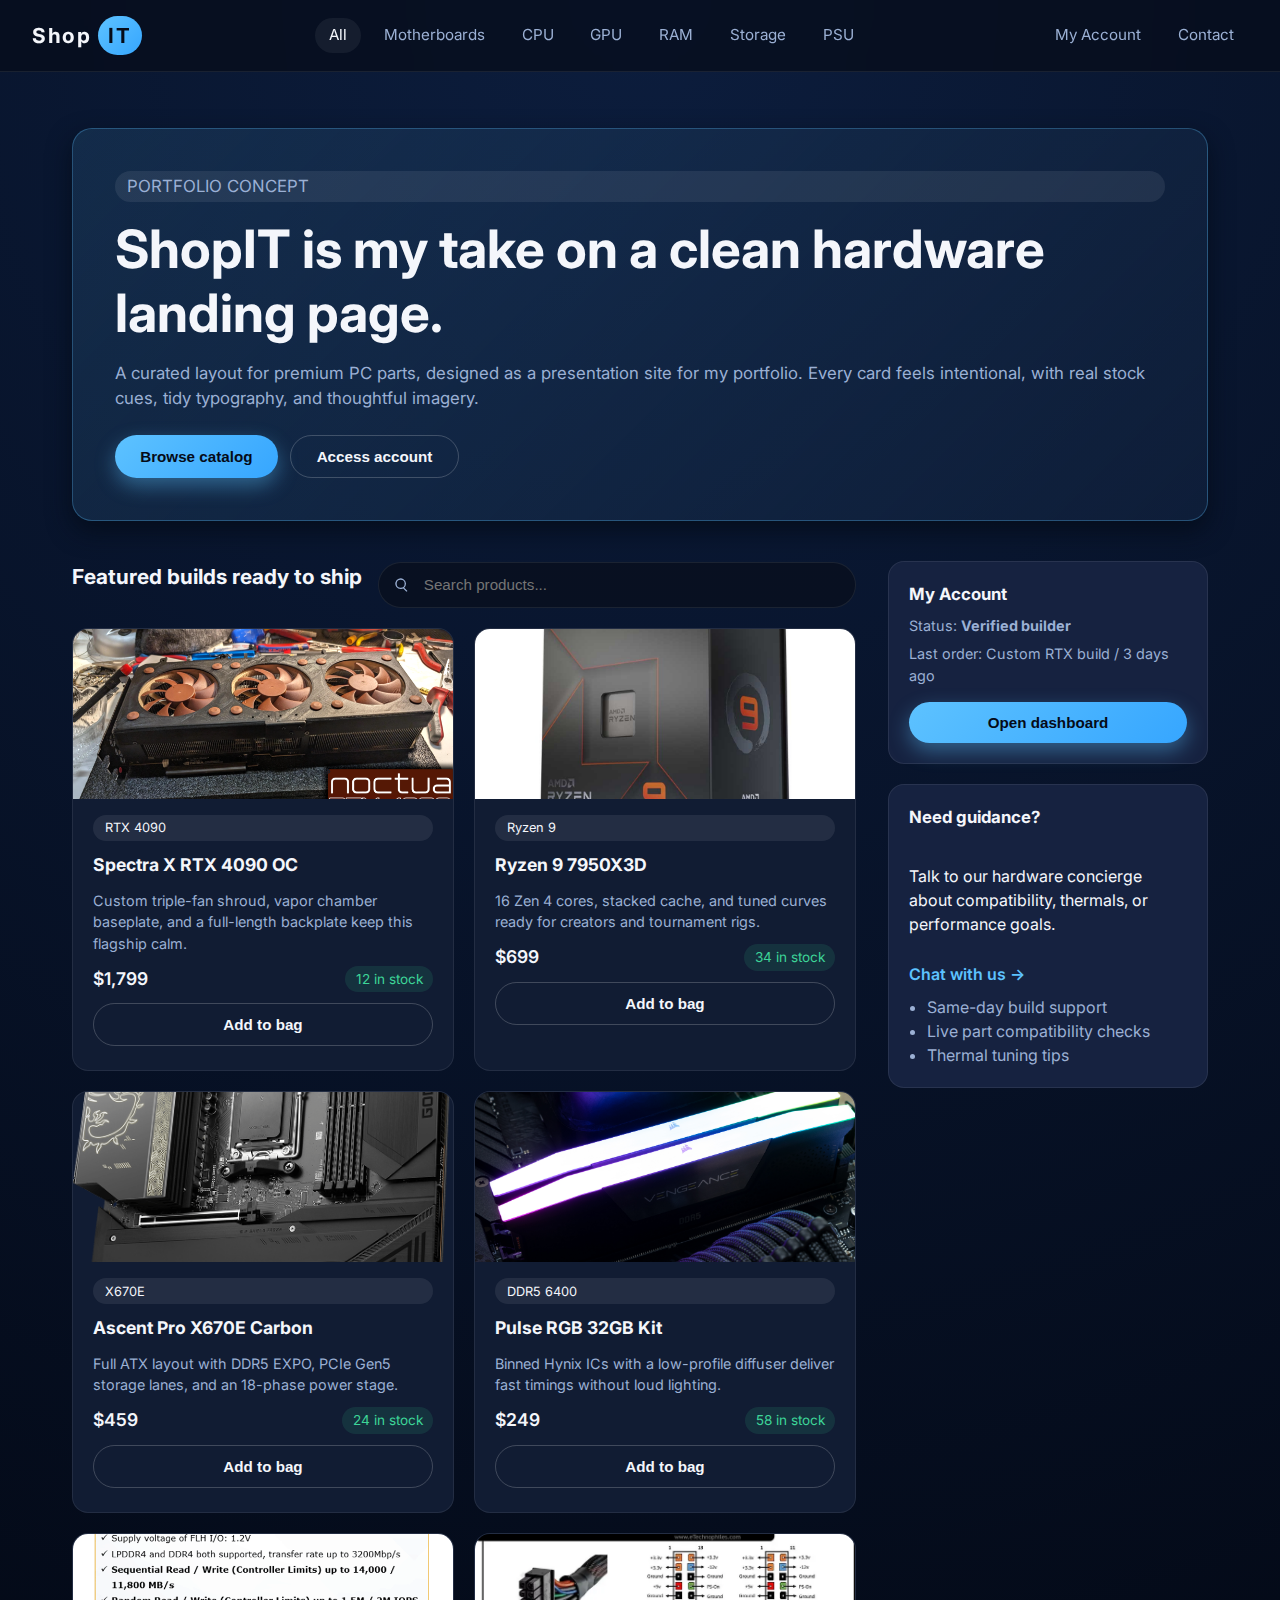
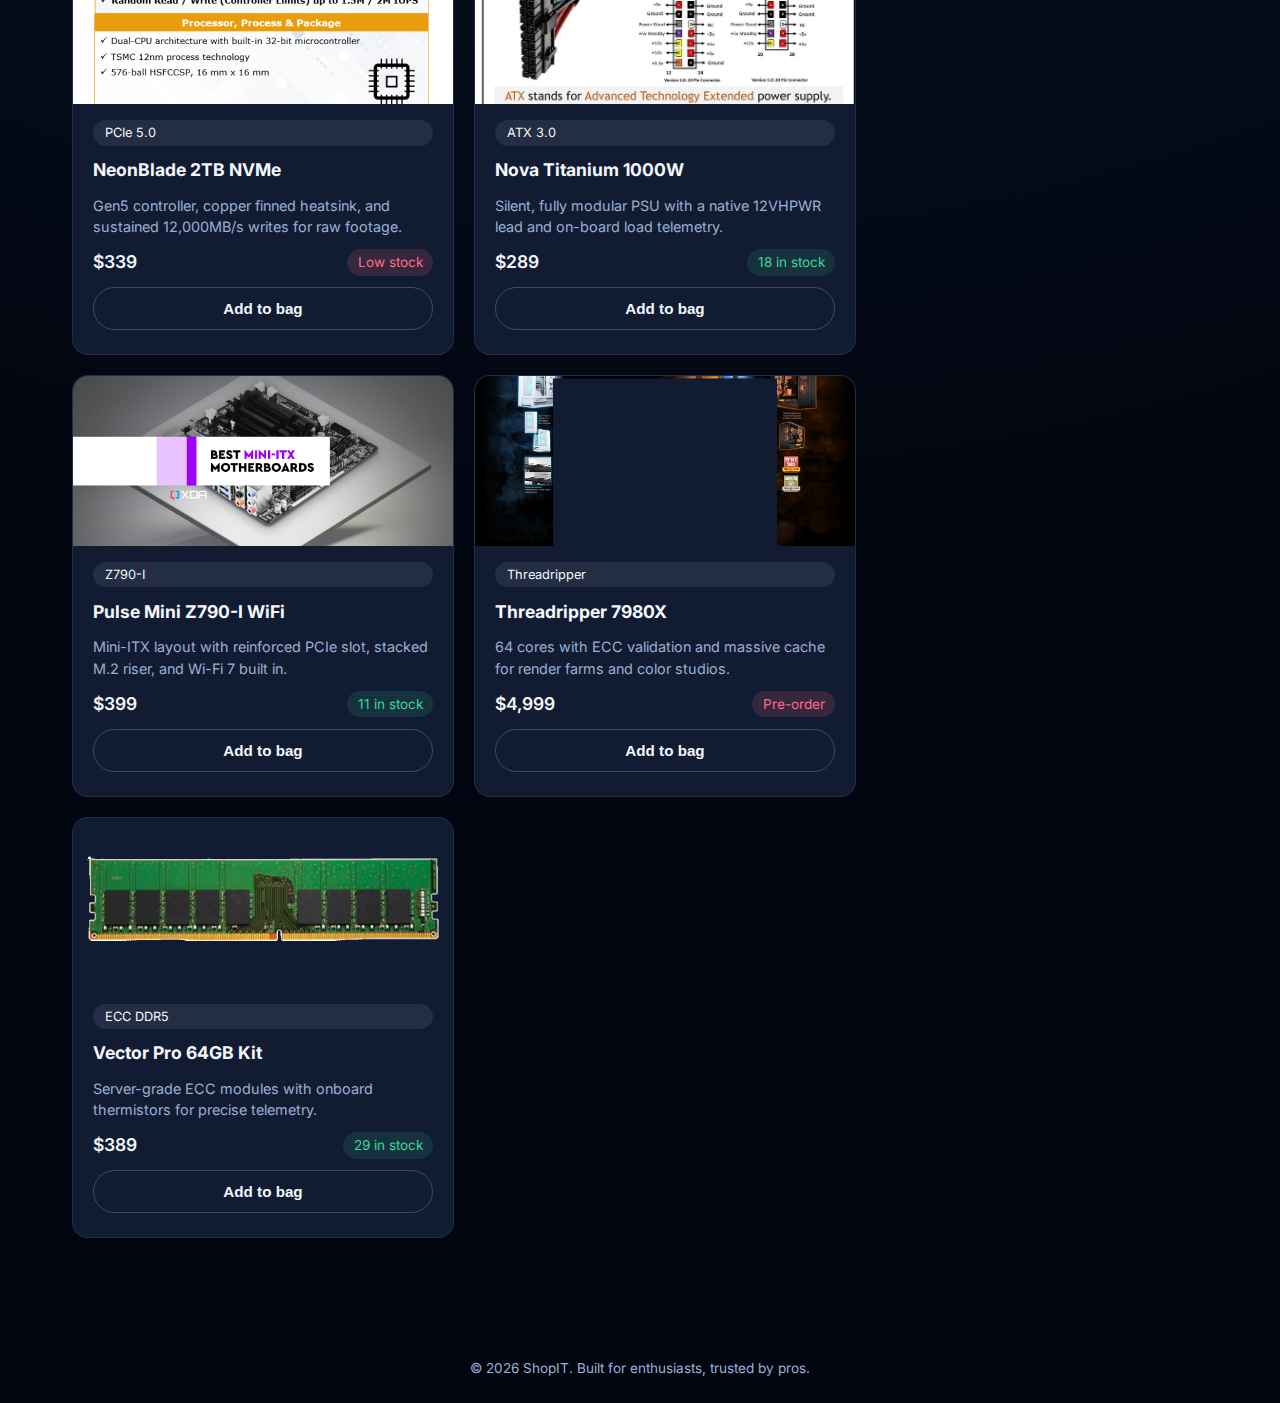
<file: index.html>
<!DOCTYPE html>
<html lang="en">

<head>
    <meta charset="UTF-8">
    <meta name="viewport" content="width=device-width, initial-scale=1.0">
    <meta name="description" content="ShopIT - boutique PC hardware with curated picks and fast fulfillment.">
    <title>ShopIT | Premium PC Components</title>
    <link rel="stylesheet" href="assets/css/style.css">
</head>

<body>
    <header class="site-header">
        <a class="brand" href="index.html">
            Shop<span>IT</span>
        </a>
        <nav class="nav-links" aria-label="Primary">
            <a href="#" class="active" data-category-link="all">All</a>
            <a href="#" data-category-link="motherboards">Motherboards</a>
            <a href="#" data-category-link="cpu">CPU</a>
            <a href="#" data-category-link="gpu">GPU</a>
            <a href="#" data-category-link="ram">RAM</a>
            <a href="#" data-category-link="storage">Storage</a>
            <a href="#" data-category-link="psu">PSU</a>
        </nav>
        <div class="utility-links">
            <a href="account.html">My Account</a>
            <a href="contact.html">Contact</a>
        </div>
    </header>

    <main class="page">
        <section class="hero">
            <p class="tag">PORTFOLIO CONCEPT</p>
            <h1>ShopIT is my take on a clean hardware landing page.</h1>
            <p>A curated layout for premium PC parts, designed as a presentation site for my portfolio. Every card feels
                intentional, with real stock cues, tidy typography, and thoughtful imagery.</p>
            <div class="hero-actions">
                <button class="btn btn-primary" data-scroll-to="#products">Browse catalog</button>
                <button class="btn btn-outline" onclick="window.location.href='account.html'">Access account</button>
            </div>
        </section>

        <div class="content-grid" id="products">
            <section class="main-column">
                <div class="product-toolbar">
                    <h2 class="section-title">Featured builds ready to ship</h2>
                    <div class="toolbar-search">
                        <svg width="16" height="16" viewBox="0 0 24 24" aria-hidden="true">
                            <path
                                d="M10 18a8 8 0 1 1 5.292-2.045l4.877 4.876-1.414 1.414-4.876-4.877A7.962 7.962 0 0 1 10 18zm0-2a6 6 0 1 0 0-12 6 6 0 0 0 0 12z">
                            </path>
                        </svg>
                        <input type="search" placeholder="Search products..." aria-label="Search products"
                            data-search>
                    </div>
                </div>

                <div class="product-grid">
                    <article class="product-card" data-category="gpu">
                        <img src="assets/images/gpu.jpg" alt="Spectra X RTX 4090 graphics card">
                        <div class="content">
                            <span class="tag">RTX 4090</span>
                            <h3>Spectra X RTX 4090 OC</h3>
                            <p>Custom triple-fan shroud, vapor chamber baseplate, and a full-length backplate keep this
                                flagship calm.</p>
                            <div class="product-meta">
                                <span class="price">$1,799</span>
                                <span class="stock">12 in stock</span>
                            </div>
                            <button class="btn btn-outline">Add to bag</button>
                        </div>
                    </article>

                    <article class="product-card" data-category="cpu">
                        <img src="assets/images/cpu-ryzen.jpg" alt="Ryzen 9 7950X3D processor">
                        <div class="content">
                            <span class="tag">Ryzen 9</span>
                            <h3>Ryzen 9 7950X3D</h3>
                            <p>16 Zen 4 cores, stacked cache, and tuned curves ready for creators and tournament rigs.</p>
                            <div class="product-meta">
                                <span class="price">$699</span>
                                <span class="stock">34 in stock</span>
                            </div>
                            <button class="btn btn-outline">Add to bag</button>
                        </div>
                    </article>

                    <article class="product-card" data-category="motherboards">
                        <img src="assets/images/motherboard-x670.jpg" alt="Ascent Pro X670E motherboard">
                        <div class="content">
                            <span class="tag">X670E</span>
                            <h3>Ascent Pro X670E Carbon</h3>
                            <p>Full ATX layout with DDR5 EXPO, PCIe Gen5 storage lanes, and an 18-phase power stage.</p>
                            <div class="product-meta">
                                <span class="price">$459</span>
                                <span class="stock">24 in stock</span>
                            </div>
                            <button class="btn btn-outline">Add to bag</button>
                        </div>
                    </article>

                    <article class="product-card" data-category="ram">
                        <img src="assets/images/ram-pulse.jpg" alt="Pulse RGB DDR5 memory kit">
                        <div class="content">
                            <span class="tag">DDR5 6400</span>
                            <h3>Pulse RGB 32GB Kit</h3>
                            <p>Binned Hynix ICs with a low-profile diffuser deliver fast timings without loud lighting.</p>
                            <div class="product-meta">
                                <span class="price">$249</span>
                                <span class="stock">58 in stock</span>
                            </div>
                            <button class="btn btn-outline">Add to bag</button>
                        </div>
                    </article>

                    <article class="product-card" data-category="storage">
                        <img src="assets/images/ssd-neon.jpg" alt="NeonBlade PCIe 5 SSD">
                        <div class="content">
                            <span class="tag">PCIe 5.0</span>
                            <h3>NeonBlade 2TB NVMe</h3>
                            <p>Gen5 controller, copper finned heatsink, and sustained 12,000MB/s writes for raw footage.</p>
                            <div class="product-meta">
                                <span class="price">$339</span>
                                <span class="stock low">Low stock</span>
                            </div>
                            <button class="btn btn-outline">Add to bag</button>
                        </div>
                    </article>

                    <article class="product-card" data-category="psu">
                        <img src="assets/images/psu-nova.jpg" alt="Nova Titanium ATX 3.0 power supply">
                        <div class="content">
                            <span class="tag">ATX 3.0</span>
                            <h3>Nova Titanium 1000W</h3>
                            <p>Silent, fully modular PSU with a native 12VHPWR lead and on-board load telemetry.</p>
                            <div class="product-meta">
                                <span class="price">$289</span>
                                <span class="stock">18 in stock</span>
                            </div>
                            <button class="btn btn-outline">Add to bag</button>
                        </div>
                    </article>

                    <article class="product-card" data-category="motherboards">
                        <img src="assets/images/motherboard-itx.jpg" alt="Pulse Mini Z790-I motherboard">
                        <div class="content">
                            <span class="tag">Z790-I</span>
                            <h3>Pulse Mini Z790-I WiFi</h3>
                            <p>Mini-ITX layout with reinforced PCIe slot, stacked M.2 riser, and Wi-Fi 7 built in.</p>
                            <div class="product-meta">
                                <span class="price">$399</span>
                                <span class="stock">11 in stock</span>
                            </div>
                            <button class="btn btn-outline">Add to bag</button>
                        </div>
                    </article>

                    <article class="product-card" data-category="cpu">
                        <img src="assets/images/cpu-threadripper.jpg" alt="Threadripper 7980X processor">
                        <div class="content">
                            <span class="tag">Threadripper</span>
                            <h3>Threadripper 7980X</h3>
                            <p>64 cores with ECC validation and massive cache for render farms and color studios.</p>
                            <div class="product-meta">
                                <span class="price">$4,999</span>
                                <span class="stock low">Pre-order</span>
                            </div>
                            <button class="btn btn-outline">Add to bag</button>
                        </div>
                    </article>

                    <article class="product-card" data-category="ram">
                        <img src="assets/images/ram-vector.jpg" alt="Vector Pro ECC memory kit">
                        <div class="content">
                            <span class="tag">ECC DDR5</span>
                            <h3>Vector Pro 64GB Kit</h3>
                            <p>Server-grade ECC modules with onboard thermistors for precise telemetry.</p>
                            <div class="product-meta">
                                <span class="price">$389</span>
                                <span class="stock">29 in stock</span>
                            </div>
                            <button class="btn btn-outline">Add to bag</button>
                        </div>
                    </article>
                </div>

                <div id="emptyState" class="hero empty-state" hidden>
                    <h3>No items match that query yet.</h3>
                    <p>Try a different keyword or pick another category to keep exploring our curated picks.</p>
                </div>
            </section>

            <aside class="primary-aside" aria-label="Quick links">
                <article class="aside-card">
                    <h4>My Account</h4>
                    <div class="account-summary">
                        <span>Status: <strong>Verified builder</strong></span>
                        <span>Last order: Custom RTX build / 3 days ago</span>
                    </div>
                    <div class="profile-actions profile-actions--stacked">
                        <button class="btn btn-primary" onclick="window.location.href='account.html'">Open dashboard</button>
                    </div>
                </article>

                <article class="aside-card contact-cta">
                    <h4>Need guidance?</h4>
                    <p>Talk to our hardware concierge about compatibility, thermals, or performance goals.</p>
                    <a class="accent-link" href="contact.html">Chat with us -></a>
                    <ul class="list-compact">
                        <li>Same-day build support</li>
                        <li>Live part compatibility checks</li>
                        <li>Thermal tuning tips</li>
                    </ul>
                </article>
            </aside>
        </div>
    </main>

    <footer>
        &copy; <span id="year"></span> ShopIT. Built for enthusiasts, trusted by pros.
    </footer>
    <script src="assets/js/app.js" defer></script>
</body>

</html>
</file>
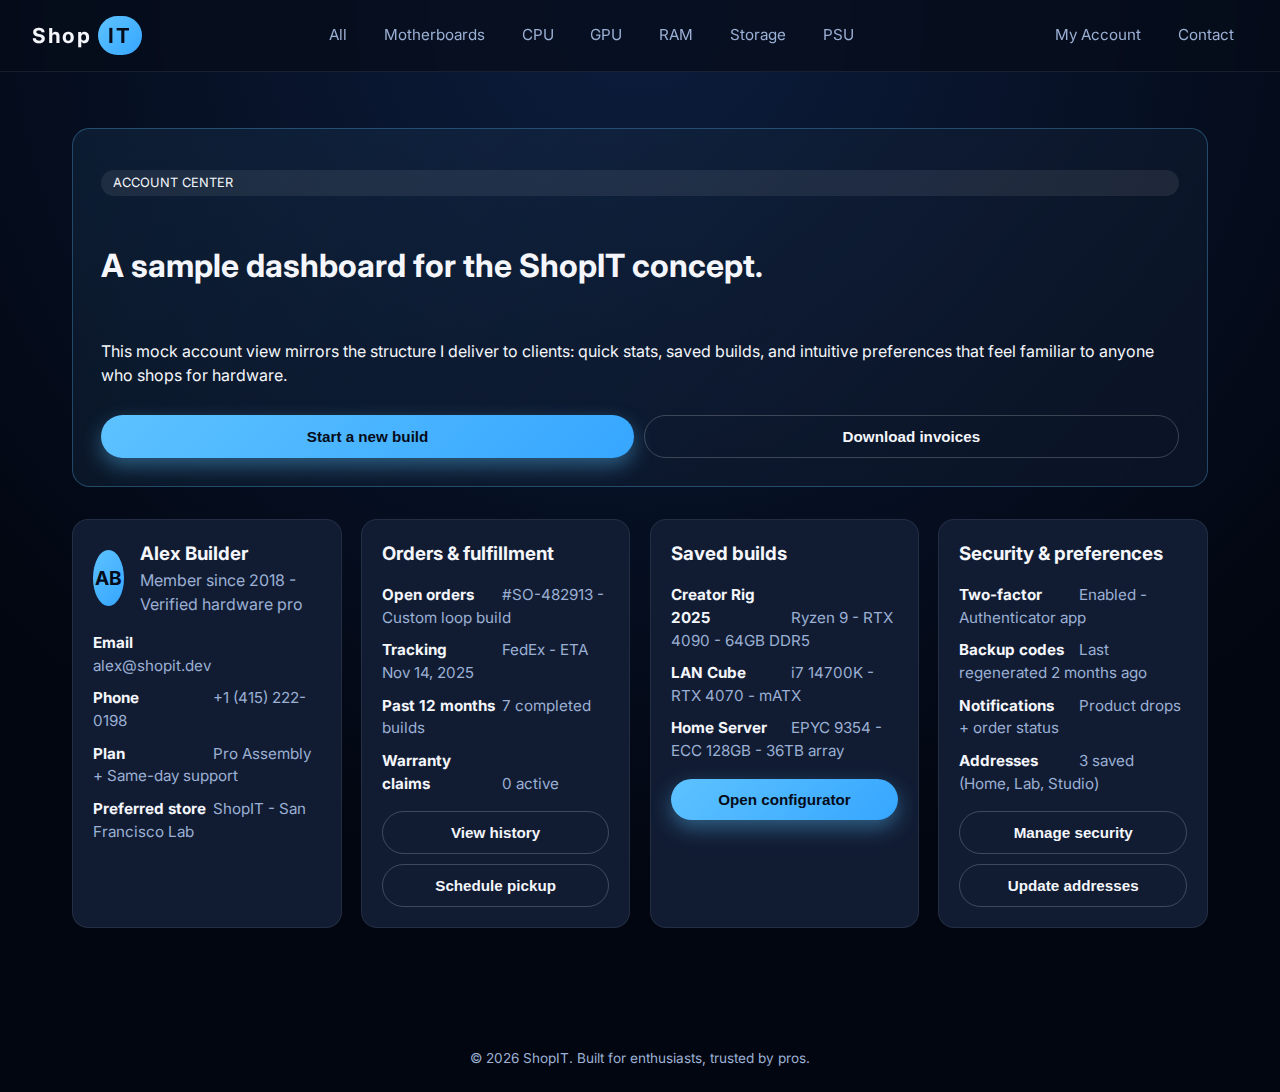
<file: account.html>
<!DOCTYPE html>
<html lang="en">

<head>
    <meta charset="UTF-8">
    <meta name="viewport" content="width=device-width, initial-scale=1.0">
    <meta name="description" content="ShopIT account overview - manage orders, preferences, and wishlist hardware.">
    <title>ShopIT | My Account</title>
    <link rel="stylesheet" href="assets/css/style.css">
</head>

<body>
    <header class="site-header">
        <a class="brand" href="index.html">
            Shop<span>IT</span>
        </a>
        <nav class="nav-links" aria-label="Primary">
            <a href="index.html">All</a>
            <a href="index.html">Motherboards</a>
            <a href="index.html">CPU</a>
            <a href="index.html">GPU</a>
            <a href="index.html">RAM</a>
            <a href="index.html">Storage</a>
            <a href="index.html">PSU</a>
        </nav>
        <div class="utility-links">
            <a href="account.html" class="active">My Account</a>
            <a href="contact.html">Contact</a>
        </div>
    </header>

    <main class="page">
        <section class="subpage-hero">
            <p class="tag">ACCOUNT CENTER</p>
            <h1>A sample dashboard for the ShopIT concept.</h1>
            <p>This mock account view mirrors the structure I deliver to clients: quick stats, saved builds, and
                intuitive preferences that feel familiar to anyone who shops for hardware.</p>
            <div class="profile-actions">
                <button class="btn btn-primary">Start a new build</button>
                <button class="btn btn-outline">Download invoices</button>
            </div>
        </section>

        <div class="cards-grid">
            <article class="profile-card">
                <div class="profile-head">
                    <div class="avatar">AB</div>
                    <div>
                        <h3>Alex Builder</h3>
                        <p>Member since 2018 - Verified hardware pro</p>
                    </div>
                </div>
                <ul class="info-list">
                    <li><strong>Email</strong>alex@shopit.dev</li>
                    <li><strong>Phone</strong>+1 (415) 222-0198</li>
                    <li><strong>Plan</strong>Pro Assembly + Same-day support</li>
                    <li><strong>Preferred store</strong>ShopIT - San Francisco Lab</li>
                </ul>
            </article>

            <article class="profile-card">
                <h3>Orders & fulfillment</h3>
                <ul class="info-list">
                    <li><strong>Open orders</strong>#SO-482913 - Custom loop build</li>
                    <li><strong>Tracking</strong>FedEx - ETA Nov 14, 2025</li>
                    <li><strong>Past 12 months</strong>7 completed builds</li>
                    <li><strong>Warranty claims</strong>0 active</li>
                </ul>
                <div class="profile-actions">
                    <button class="btn btn-outline">View history</button>
                    <button class="btn btn-outline">Schedule pickup</button>
                </div>
            </article>

            <article class="profile-card">
                <h3>Saved builds</h3>
                <ul class="info-list">
                    <li><strong>Creator Rig 2025</strong>Ryzen 9 - RTX 4090 - 64GB DDR5</li>
                    <li><strong>LAN Cube</strong>i7 14700K - RTX 4070 - mATX</li>
                    <li><strong>Home Server</strong>EPYC 9354 - ECC 128GB - 36TB array</li>
                </ul>
                <button class="btn btn-primary">Open configurator</button>
            </article>

            <article class="profile-card">
                <h3>Security & preferences</h3>
                <ul class="info-list">
                    <li><strong>Two-factor</strong>Enabled - Authenticator app</li>
                    <li><strong>Backup codes</strong>Last regenerated 2 months ago</li>
                    <li><strong>Notifications</strong>Product drops + order status</li>
                    <li><strong>Addresses</strong>3 saved (Home, Lab, Studio)</li>
                </ul>
                <div class="profile-actions">
                    <button class="btn btn-outline">Manage security</button>
                    <button class="btn btn-outline">Update addresses</button>
                </div>
            </article>
        </div>
    </main>

    <footer>
        &copy; <span id="year"></span> ShopIT. Built for enthusiasts, trusted by pros.
    </footer>
    <script src="assets/js/app.js" defer></script>
</body>

</html>
</file>
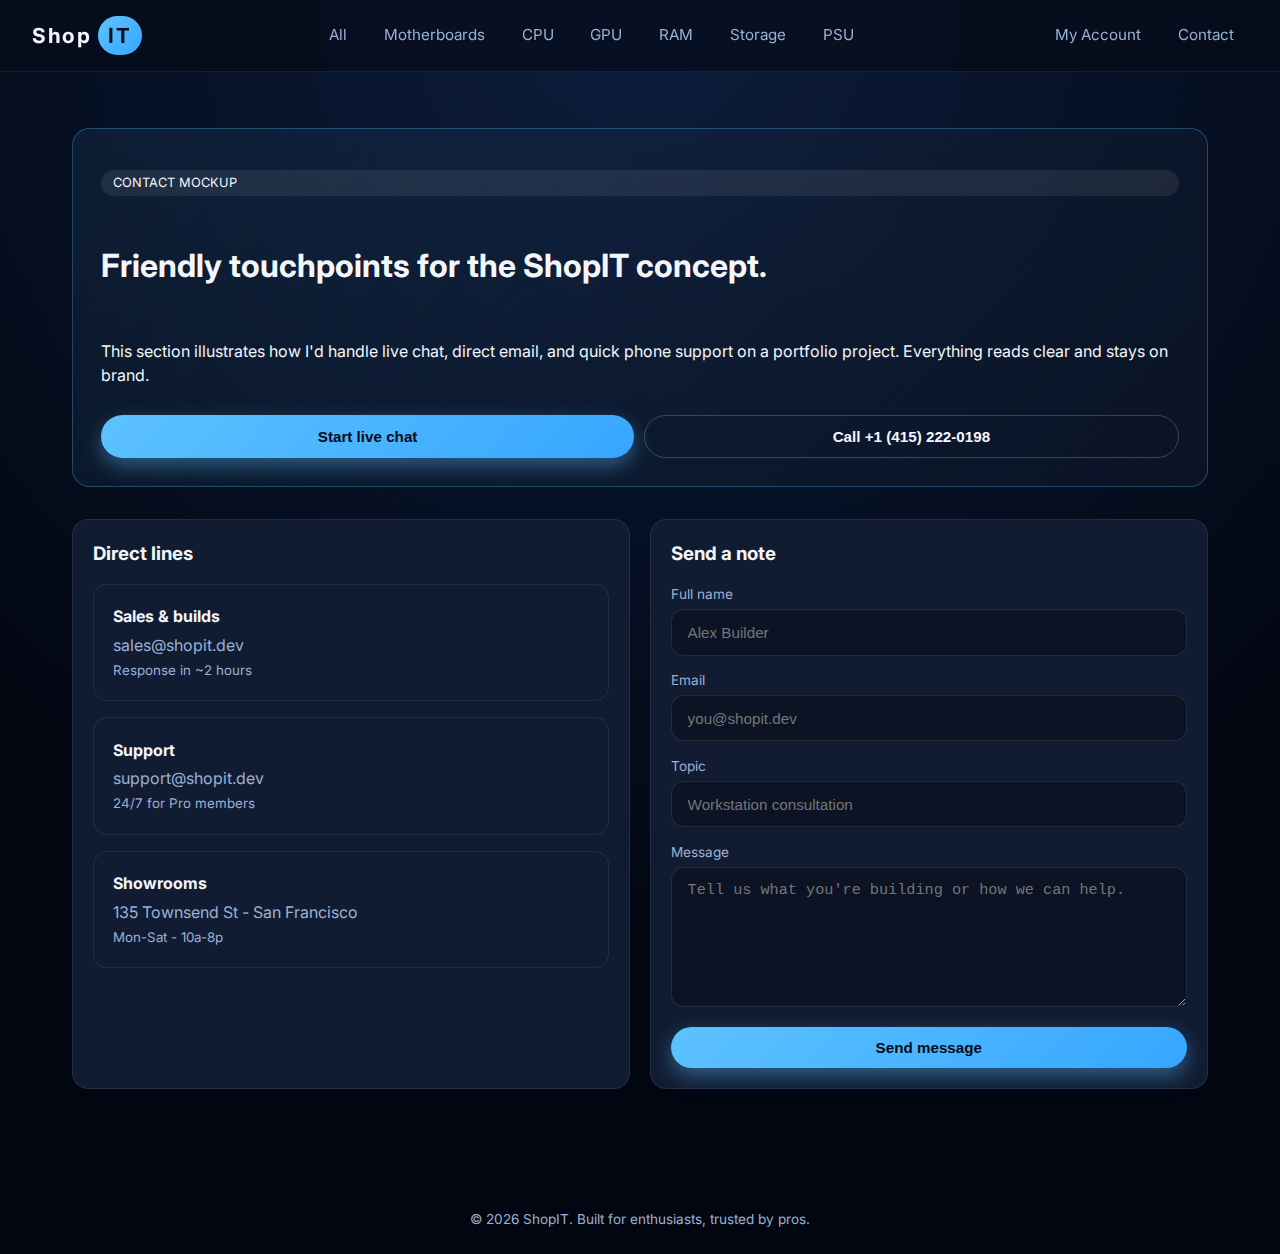
<file: contact.html>
<!DOCTYPE html>
<html lang="en">

<head>
    <meta charset="UTF-8">
    <meta name="viewport" content="width=device-width, initial-scale=1.0">
    <meta name="description" content="Connect with ShopIT hardware advisors for build planning, sales, and support.">
    <title>ShopIT | Contact</title>
    <link rel="stylesheet" href="assets/css/style.css">
</head>

<body>
    <header class="site-header">
        <a class="brand" href="index.html">
            Shop<span>IT</span>
        </a>
        <nav class="nav-links" aria-label="Primary">
            <a href="index.html">All</a>
            <a href="index.html">Motherboards</a>
            <a href="index.html">CPU</a>
            <a href="index.html">GPU</a>
            <a href="index.html">RAM</a>
            <a href="index.html">Storage</a>
            <a href="index.html">PSU</a>
        </nav>
        <div class="utility-links">
            <a href="account.html">My Account</a>
            <a href="contact.html" class="active">Contact</a>
        </div>
    </header>

    <main class="page">
        <section class="subpage-hero">
            <p class="tag">CONTACT MOCKUP</p>
            <h1>Friendly touchpoints for the ShopIT concept.</h1>
            <p>This section illustrates how I'd handle live chat, direct email, and quick phone support on a portfolio
                project. Everything reads clear and stays on brand.</p>
            <div class="profile-actions">
                <button class="btn btn-primary">Start live chat</button>
                <button class="btn btn-outline" onclick="window.location.href='tel:+14152220198'">Call +1 (415) 222-0198</button>
            </div>
        </section>

        <div class="cards-grid">
            <article class="profile-card">
                <h3>Direct lines</h3>
                <div class="contact-methods">
                    <div class="contact-method">
                        <h5>Sales & builds</h5>
                        <p>sales@shopit.dev</p>
                        <small>Response in ~2 hours</small>
                    </div>
                    <div class="contact-method">
                        <h5>Support</h5>
                        <p>support@shopit.dev</p>
                        <small>24/7 for Pro members</small>
                    </div>
                    <div class="contact-method">
                        <h5>Showrooms</h5>
                        <p>135 Townsend St - San Francisco</p>
                        <small>Mon-Sat - 10a-8p</small>
                    </div>
                </div>
            </article>

            <article class="profile-card">
                <h3>Send a note</h3>
                <form>
                    <div>
                        <label for="name">Full name</label>
                        <input type="text" id="name" placeholder="Alex Builder">
                    </div>
                    <div>
                        <label for="email">Email</label>
                        <input type="email" id="email" placeholder="you@shopit.dev">
                    </div>
                    <div>
                        <label for="topic">Topic</label>
                        <input type="text" id="topic" placeholder="Workstation consultation">
                    </div>
                    <div>
                        <label for="message">Message</label>
                        <textarea id="message" placeholder="Tell us what you're building or how we can help."></textarea>
                    </div>
                    <button type="button" class="btn btn-primary">Send message</button>
                </form>
            </article>
        </div>
    </main>

    <footer>
        &copy; <span id="year"></span> ShopIT. Built for enthusiasts, trusted by pros.
    </footer>
    <script src="assets/js/app.js" defer></script>
</body>

</html>
</file>
<file: assets/css/style.css>
@import url("https://fonts.googleapis.com/css2?family=Inter:wght@400;500;600;700&display=swap");

:root {
    --bg: #050b18;
    --bg-alt: #0d1629;
    --card: #111c33;
    --card-elevated: #162240;
    --accent: #5dc2ff;
    --accent-strong: #36a6ff;
    --text: #f4f6fb;
    --text-muted: #9bb0d4;
    --danger: #ff6b81;
    --success: #3dd598;
    --border: rgba(255, 255, 255, 0.08);
    --shadow: 0 10px 25px rgba(4, 11, 24, 0.8);
}

*,
*::before,
*::after {
    box-sizing: border-box;
}

body {
    margin: 0;
    font-family: "Inter", "Segoe UI", system-ui, -apple-system, BlinkMacSystemFont, sans-serif;
    color: var(--text);
    background: radial-gradient(circle at top, #0c1d3d, #020610 70%);
    min-height: 100vh;
    line-height: 1.5;
}

img {
    max-width: 100%;
    display: block;
}

a {
    text-decoration: none;
    color: inherit;
}

.page {
    max-width: 1200px;
    margin: 0 auto;
    padding: 1.5rem clamp(1rem, 4vw, 2rem) 3rem;
}

.site-header {
    display: flex;
    align-items: center;
    justify-content: space-between;
    padding: 1rem clamp(1rem, 3vw, 2rem);
    backdrop-filter: blur(14px);
    background: rgba(5, 11, 24, 0.7);
    border-bottom: 1px solid var(--border);
    position: sticky;
    top: 0;
    z-index: 10;
}

.brand {
    font-weight: 700;
    font-size: 1.3rem;
    letter-spacing: 0.08em;
    display: flex;
    gap: 0.4rem;
    align-items: center;
}

.brand span {
    padding: 0.25rem 0.65rem;
    border-radius: 999px;
    background: linear-gradient(135deg, var(--accent), var(--accent-strong));
    color: var(--bg);
}

.nav-links,
.utility-links {
    display: flex;
    align-items: center;
    gap: 0.5rem;
}

.nav-links a,
.utility-links a {
    padding: 0.4rem 0.9rem;
    border-radius: 999px;
    color: var(--text-muted);
    font-size: 0.95rem;
    transition: color 0.2s ease, background-color 0.2s ease;
}

.nav-links a:hover,
.utility-links a:hover,
.nav-links a.active {
    color: var(--text);
    background: rgba(255, 255, 255, 0.06);
}

.hero {
    background: linear-gradient(135deg, rgba(93, 194, 255, 0.12), rgba(16, 32, 60, 0.8));
    border: 1px solid rgba(93, 194, 255, 0.3);
    border-radius: 1.25rem;
    padding: clamp(1.5rem, 4vw, 2.6rem);
    margin: 2rem 0 2.5rem;
    display: grid;
    gap: 1rem;
    box-shadow: var(--shadow);
}

.hero h1 {
    margin: 0;
    font-size: clamp(2rem, 5vw, 3.3rem);
    line-height: 1.2;
}

.hero p {
    margin: 0;
    color: var(--text-muted);
    font-size: 1.05rem;
}

.hero-actions {
    display: flex;
    flex-wrap: wrap;
    gap: 0.75rem;
    margin-top: 0.5rem;
}

.btn {
    border: none;
    border-radius: 999px;
    padding: 0.75rem 1.6rem;
    font-weight: 600;
    cursor: pointer;
    font-size: 0.95rem;
    transition: transform 0.2s ease, box-shadow 0.2s ease, background 0.2s ease;
}

.btn-primary {
    color: var(--bg);
    background: linear-gradient(135deg, var(--accent), var(--accent-strong));
    box-shadow: 0 8px 20px rgba(93, 194, 255, 0.4);
}

.btn-outline {
    background: transparent;
    color: var(--text);
    border: 1px solid rgba(255, 255, 255, 0.2);
}

.btn:hover {
    transform: translateY(-1px);
}

.content-grid {
    display: grid;
    grid-template-columns: minmax(0, 1fr) 320px;
    gap: 2rem;
}

.product-toolbar {
    display: flex;
    flex-wrap: wrap;
    justify-content: space-between;
    align-items: center;
    gap: 1rem;
    margin-bottom: 1.25rem;
}

.toolbar-search {
    flex: 1;
    position: relative;
}

.toolbar-search input {
    width: 100%;
    padding: 0.85rem 1rem 0.85rem 2.8rem;
    border-radius: 999px;
    border: 1px solid rgba(255, 255, 255, 0.08);
    background: rgba(8, 14, 27, 0.7);
    color: var(--text);
    font-size: 0.95rem;
    outline: none;
}

.toolbar-search svg {
    position: absolute;
    top: 50%;
    left: 1rem;
    transform: translateY(-50%);
    fill: var(--text-muted);
}

.product-grid {
    display: grid;
    grid-template-columns: repeat(auto-fill, minmax(250px, 1fr));
    gap: 1.25rem;
}

.product-card {
    background: var(--card);
    border: 1px solid var(--border);
    border-radius: 1rem;
    overflow: hidden;
    display: flex;
    flex-direction: column;
    transition: transform 0.2s ease, border-color 0.2s ease, box-shadow 0.2s ease;
}

.product-card:hover {
    transform: translateY(-4px);
    border-color: rgba(93, 194, 255, 0.6);
    box-shadow: 0 12px 28px rgba(0, 0, 0, 0.35);
}

.product-card img {
    height: 170px;
    object-fit: cover;
    width: 100%;
}

.product-card .content {
    padding: 1rem 1.25rem 1.5rem;
    display: flex;
    flex-direction: column;
    gap: 0.7rem;
    flex: 1;
}

.product-card h3 {
    margin: 0;
    font-size: 1.1rem;
}

.product-card p {
    margin: 0;
    color: var(--text-muted);
    font-size: 0.9rem;
}

.product-meta {
    display: flex;
    justify-content: space-between;
    align-items: center;
    font-size: 0.9rem;
}

.price {
    font-weight: 600;
    font-size: 1.1rem;
}

.stock {
    font-size: 0.85rem;
    padding: 0.2rem 0.65rem;
    border-radius: 999px;
    background: rgba(61, 213, 152, 0.12);
    color: var(--success);
}

.stock.low {
    background: rgba(255, 107, 129, 0.15);
    color: var(--danger);
}

.primary-aside {
    display: flex;
    flex-direction: column;
    gap: 1.25rem;
}

.aside-card {
    padding: 1.25rem;
    border-radius: 1rem;
    background: var(--card-elevated);
    border: 1px solid var(--border);
}

.aside-card h4 {
    margin: 0 0 0.5rem;
    font-size: 1.05rem;
}

.account-summary {
    display: flex;
    flex-direction: column;
    gap: 0.4rem;
    font-size: 0.9rem;
    color: var(--text-muted);
}

.contact-cta {
    display: flex;
    flex-direction: column;
    gap: 0.6rem;
}

.contact-cta a {
    color: var(--accent);
    font-weight: 600;
}

.list-compact {
    margin: 0;
    padding-left: 1.1rem;
    color: var(--text-muted);
}

.tag {
    padding: 0.2rem 0.75rem;
    border-radius: 999px;
    font-size: 0.8rem;
    background: rgba(255, 255, 255, 0.08);
    color: var(--text);
    display: inline-flex;
    align-items: center;
    gap: 0.35rem;
}

.section-title {
    font-size: 1.3rem;
    margin: 0 0 1rem;
}

footer {
    margin: 3rem auto 0;
    padding: 1.5rem;
    text-align: center;
    color: var(--text-muted);
    font-size: 0.85rem;
}

.accent-link {
    color: var(--accent);
    font-weight: 600;
}

.empty-state {
    text-align: center;
    gap: 0.75rem;
}

.empty-state[hidden] {
    display: none !important;
}

/* Page specific layouts */
.subpage-hero {
    display: flex;
    flex-direction: column;
    gap: 0.75rem;
    margin: 2rem 0;
    padding: 1.75rem;
    border-radius: 1.1rem;
    border: 1px solid rgba(93, 194, 255, 0.3);
    background: linear-gradient(135deg, rgba(93, 194, 255, 0.08), rgba(13, 22, 41, 0.8));
}

.cards-grid {
    display: grid;
    grid-template-columns: repeat(auto-fit, minmax(260px, 1fr));
    gap: 1.2rem;
}

.profile-card {
    display: flex;
    flex-direction: column;
    gap: 1rem;
    padding: 1.25rem;
    background: var(--card);
    border-radius: 1rem;
    border: 1px solid var(--border);
}

.profile-card h3 {
    margin: 0;
}

.profile-card p {
    margin: 0;
    color: var(--text-muted);
}

.profile-head {
    display: flex;
    align-items: center;
    gap: 1rem;
}

.avatar {
    width: 56px;
    height: 56px;
    border-radius: 50%;
    background: linear-gradient(135deg, var(--accent), var(--accent-strong));
    display: grid;
    place-items: center;
    font-weight: 700;
    color: var(--bg);
    font-size: 1.2rem;
}

.profile-actions {
    display: flex;
    gap: 0.6rem;
    flex-wrap: wrap;
}

.profile-actions--stacked {
    margin-top: 1rem;
}

.profile-actions button {
    flex: 1;
    min-width: 120px;
}

.info-list {
    list-style: none;
    padding: 0;
    margin: 0;
    display: flex;
    flex-direction: column;
    gap: 0.6rem;
    color: var(--text-muted);
    font-size: 0.95rem;
}

.info-list strong {
    color: var(--text);
    display: inline-block;
    width: 120px;
}

.contact-methods {
    display: grid;
    gap: 1rem;
}

.contact-method {
    padding: 1.2rem;
    border-radius: 0.9rem;
    background: var(--card);
    border: 1px solid var(--border);
}

.contact-method h5 {
    margin: 0 0 0.3rem;
    font-size: 1rem;
}

.contact-method p,
.contact-method small {
    margin: 0;
    color: var(--text-muted);
}

form {
    display: flex;
    flex-direction: column;
    gap: 0.9rem;
}

input,
textarea {
    width: 100%;
    padding: 0.85rem 1rem;
    border-radius: 0.8rem;
    border: 1px solid rgba(255, 255, 255, 0.1);
    background: rgba(8, 14, 27, 0.6);
    color: var(--text);
    font-size: 0.95rem;
    outline: none;
}

textarea {
    min-height: 140px;
    resize: vertical;
}

label {
    display: block;
    margin-bottom: 0.3rem;
    color: var(--text-muted);
    font-size: 0.85rem;
}

@media (max-width: 960px) {
    .content-grid {
        grid-template-columns: 1fr;
    }

    .site-header {
        flex-wrap: wrap;
        gap: 1rem;
    }

    .utility-links {
        width: 100%;
        justify-content: flex-end;
    }
}

@media (max-width: 640px) {
    .nav-links {
        flex-wrap: wrap;
        justify-content: space-between;
    }

    .hero-actions {
        flex-direction: column;
    }

    .toolbar-search {
        width: 100%;
    }
}
</file>
